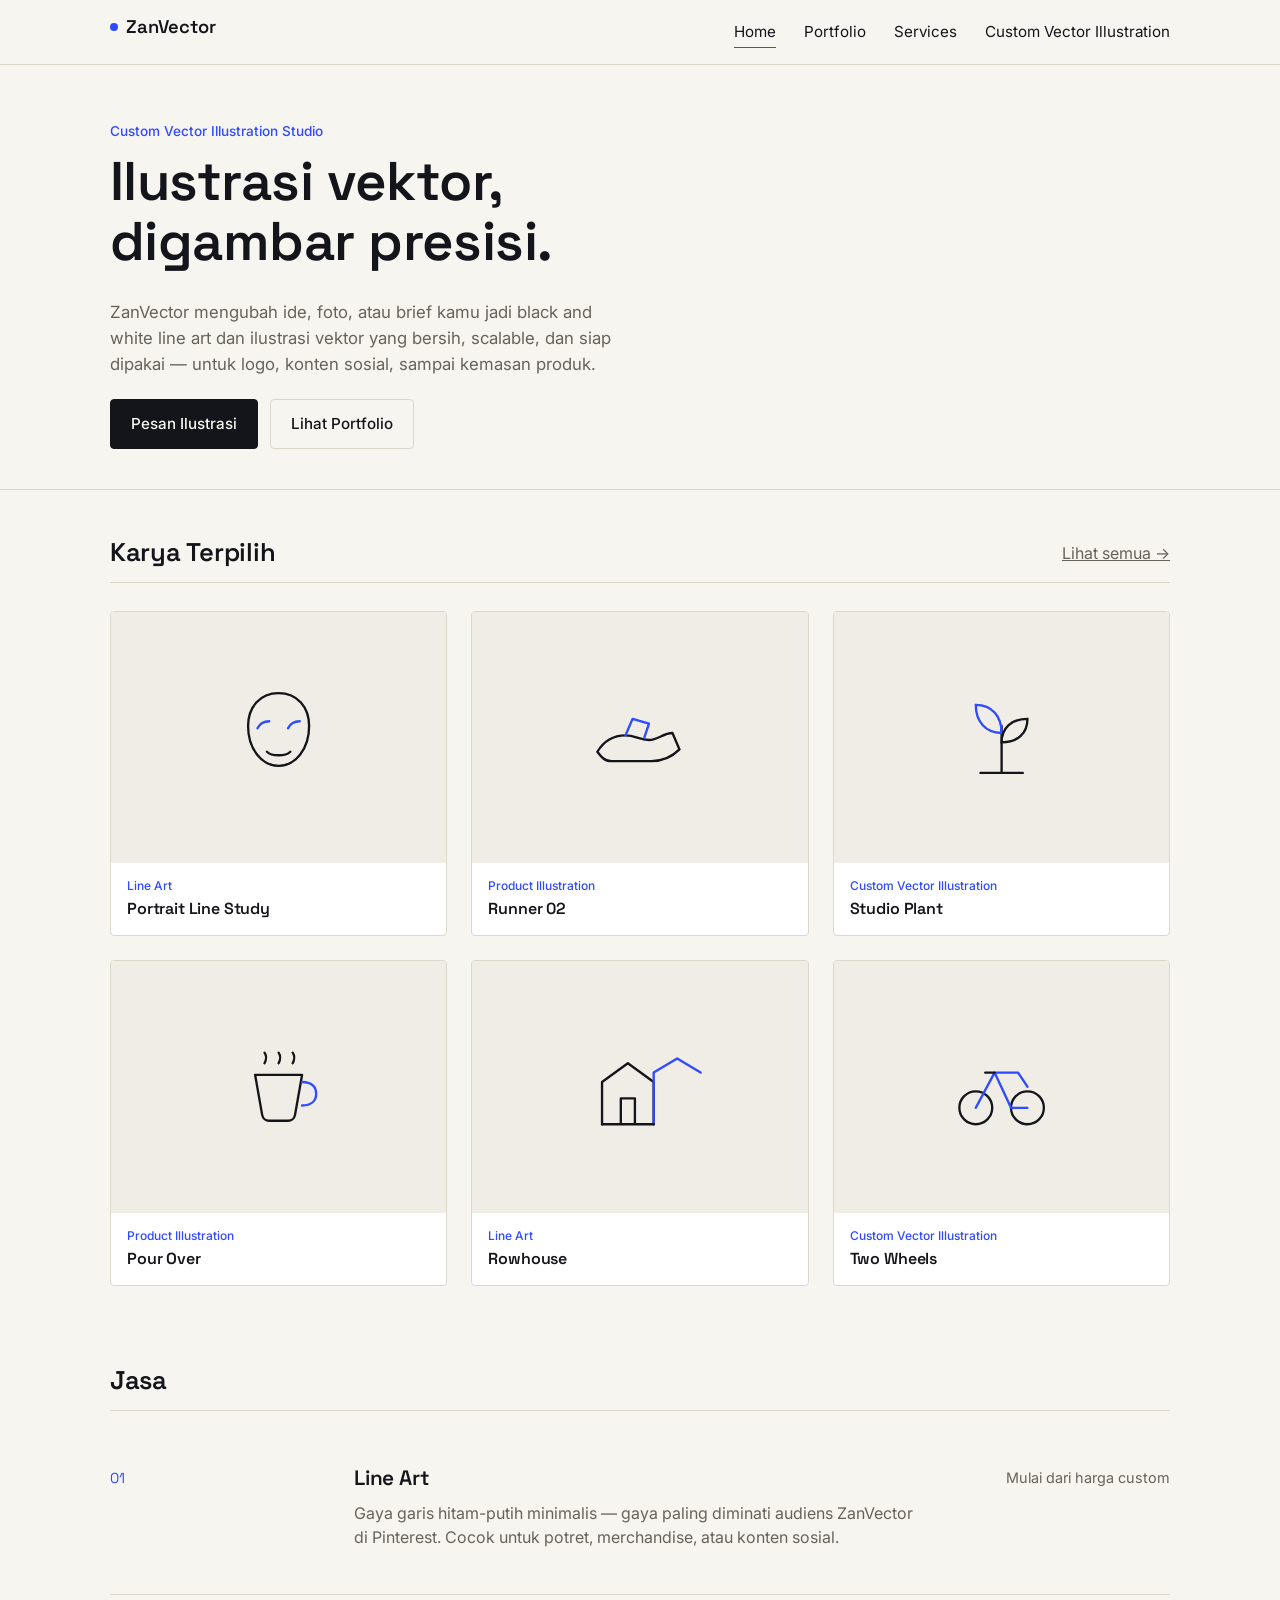
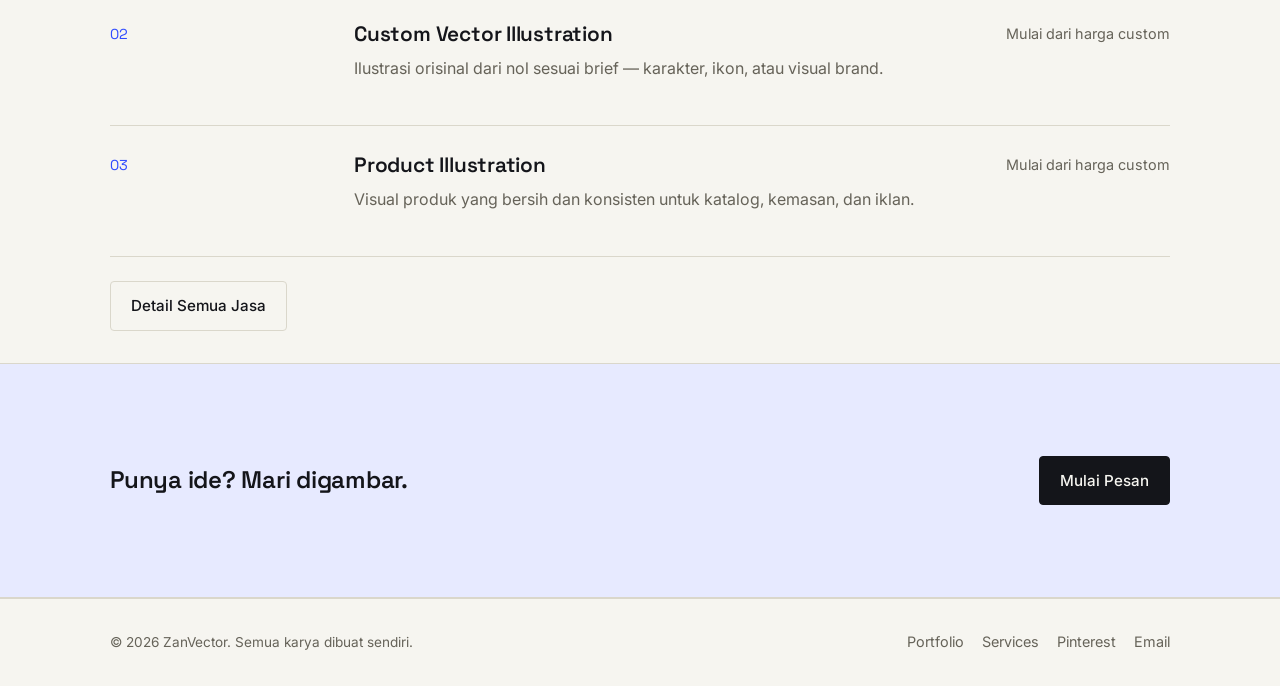
<file: index.html>
<!doctype html>
<html lang="id">
<head>
<meta charset="UTF-8">
<meta name="viewport" content="width=device-width, initial-scale=1">
<title>ZanVector — Custom Vector Illustration</title>
<meta name="description" content="ZanVector membuat black and white line art, ilustrasi vektor custom, dan product illustration yang presisi dan siap pakai untuk brand, produk, dan konten digital kamu.">
<link rel="canonical" href="https://dezanhamdani.github.io/zanvector/">
<meta property="og:type" content="website">
<meta property="og:title" content="ZanVector — Custom Vector Illustration">
<meta property="og:description" content="Black and white line art, ilustrasi vektor custom, dan product illustration yang presisi dan siap pakai.">
<meta property="og:url" content="https://dezanhamdani.github.io/zanvector/">
<link rel="icon" href="data:,">
<link rel="preconnect" href="https://fonts.googleapis.com">
<link rel="preconnect" href="https://fonts.gstatic.com" crossorigin>
<link href="https://fonts.googleapis.com/css2?family=Space+Grotesk:wght@500;600;700&family=Inter:wght@400;500;600&display=swap" rel="stylesheet">
<link rel="stylesheet" href="css/style.css">
</head>
<body>

<header class="site-header">
  <div class="wrap">
    <a href="./" class="brand"><span class="dot"></span>ZanVector</a>
    <nav class="primary">
      <a href="./" aria-current="page">Home</a>
      <a href="portfolio/">Portfolio</a>
      <a href="services/">Services</a>
      <a href="custom-vector-illustration/">Custom Vector Illustration</a>
    </nav>
    <button class="menu-btn" aria-label="Buka menu" aria-expanded="false">
      <svg viewBox="0 0 24 24" fill="none" stroke="currentColor" stroke-width="2"><path d="M3 6h18M3 12h18M3 18h18"/></svg>
    </button>
  </div>
  <nav class="mobile">
    <a href="./">Home</a>
    <a href="portfolio/">Portfolio</a>
    <a href="services/">Services</a>
    <a href="custom-vector-illustration/">Custom Vector Illustration</a>
  </nav>
</header>

<main>

  <section class="hero">
    <div class="wrap">
      <div class="kicker">Custom Vector Illustration Studio</div>
      <h1>Ilustrasi vektor, digambar presisi.</h1>
      <p class="lead">ZanVector mengubah ide, foto, atau brief kamu jadi black and white line art dan ilustrasi vektor yang bersih, scalable, dan siap dipakai — untuk logo, konten sosial, sampai kemasan produk.</p>
      <div class="hero-actions">
        <a href="custom-vector-illustration/" class="btn primary">Pesan Ilustrasi</a>
        <a href="portfolio/" class="btn ghost">Lihat Portfolio</a>
      </div>
    </div>
  </section>

  <section>
    <div class="wrap">
      <div class="section-head">
        <h2>Karya Terpilih</h2>
        <a href="portfolio/" class="muted">Lihat semua &rarr;</a>
      </div>
      <div class="grid" id="home-portfolio"></div>
    </div>
  </section>

  <section class="tight">
    <div class="wrap">
      <div class="section-head"><h2>Jasa</h2></div>
      <div class="service-row">
        <div class="num">01</div>
        <div><h3>Line Art</h3><p class="desc muted">Gaya garis hitam-putih minimalis — gaya paling diminati audiens ZanVector di Pinterest. Cocok untuk potret, merchandise, atau konten sosial.</p></div>
        <div class="price">Mulai dari harga custom</div>
      </div>
      <div class="service-row">
        <div class="num">02</div>
        <div><h3>Custom Vector Illustration</h3><p class="desc muted">Ilustrasi orisinal dari nol sesuai brief — karakter, ikon, atau visual brand.</p></div>
        <div class="price">Mulai dari harga custom</div>
      </div>
      <div class="service-row">
        <div class="num">03</div>
        <div><h3>Product Illustration</h3><p class="desc muted">Visual produk yang bersih dan konsisten untuk katalog, kemasan, dan iklan.</p></div>
        <div class="price">Mulai dari harga custom</div>
      </div>
      <div style="margin-top:24px">
        <a href="services/" class="btn ghost">Detail Semua Jasa</a>
      </div>
    </div>
  </section>

</main>

<section class="cta-band">
  <div class="wrap">
    <h2>Punya ide? Mari digambar.</h2>
    <a href="custom-vector-illustration/" class="btn primary">Mulai Pesan</a>
  </div>
</section>

<footer>
  <div class="wrap">
    <div class="copy">&copy; 2026 ZanVector. Semua karya dibuat sendiri.</div>
    <div class="links">
      <a href="portfolio/">Portfolio</a>
      <a href="services/">Services</a>
      <a href="https://id.pinterest.com/ZanDesignz/" target="_blank" rel="noopener">Pinterest</a>
      <a href="mailto:hello@zanvector.com">Email</a>
    </div>
  </div>
</footer>

<script>window.ZV_ROOT = '';</script>
<script src="js/main.js"></script>
<script src="js/portfolio-data.js"></script>
<script type="application/ld+json">
{
  "@context": "https://schema.org",
  "@type": "Organization",
  "name": "ZanVector",
  "url": "https://dezanhamdani.github.io/zanvector/",
  "description": "Studio ilustrasi vektor custom — Custom Vector Illustration, Line Art, dan Product Illustration.",
  "sameAs": [
    "https://id.pinterest.com/ZanDesignz/",
    "https://www.fiverr.com/sellers/dezangamdani_",
    "https://stock.adobe.com/id/contributor/212397087/Dezan"
  ]
}
</script>
<script>
  // Render up to 6 preview pieces on the homepage from the shared dataset.
  var target = document.getElementById('home-portfolio');
  ZANVECTOR_WORKS.slice(0, 6).forEach(function (w) {
    target.insertAdjacentHTML('beforeend', renderCard(w));
  });
</script>
</body>
</html>
</file>
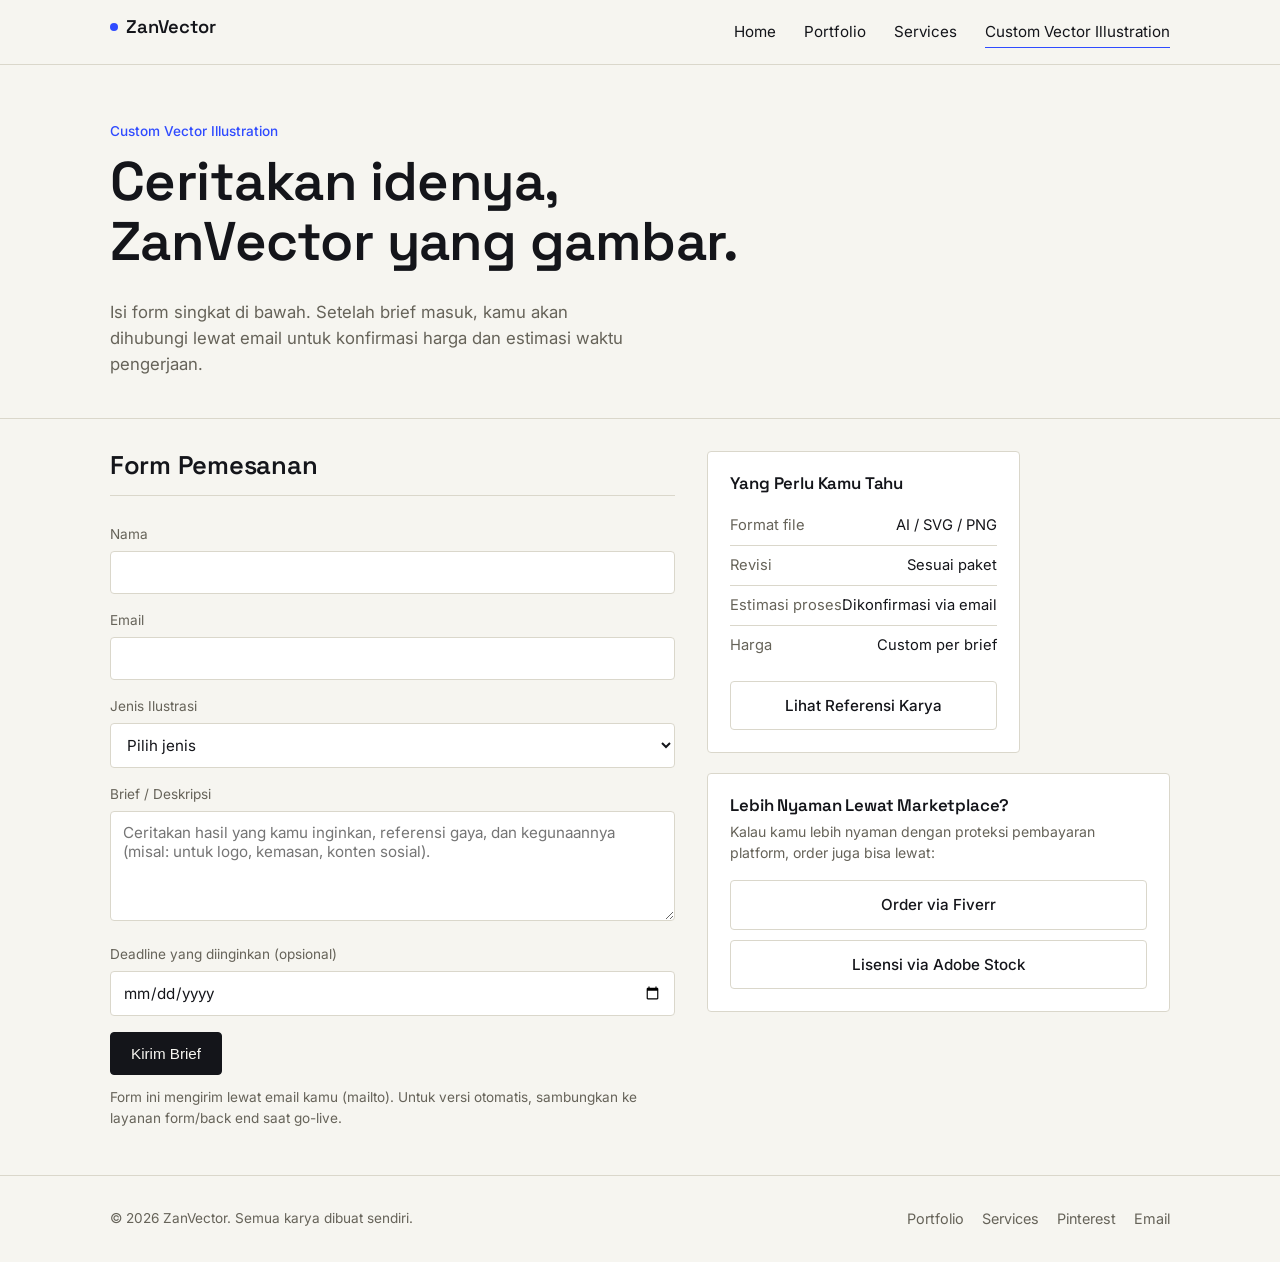
<file: custom-vector-illustration/index.html>
<!doctype html>
<html lang="id">
<head>
<meta charset="UTF-8">
<meta name="viewport" content="width=device-width, initial-scale=1">
<title>Custom Vector Illustration — ZanVector</title>
<meta name="description" content="Pesan ilustrasi vektor custom sesuai brief kamu. Proses jelas, revisi transparan, file akhir siap pakai untuk digital maupun cetak.">
<link rel="canonical" href="https://dezanhamdani.github.io/zanvector/custom-vector-illustration/">
<meta property="og:type" content="website">
<meta property="og:title" content="Custom Vector Illustration — ZanVector">
<meta property="og:description" content="Pesan ilustrasi vektor custom sesuai brief kamu. Proses jelas, revisi transparan.">
<meta property="og:url" content="https://dezanhamdani.github.io/zanvector/custom-vector-illustration/">
<link rel="icon" href="data:,">
<link rel="preconnect" href="https://fonts.googleapis.com">
<link rel="preconnect" href="https://fonts.gstatic.com" crossorigin>
<link href="https://fonts.googleapis.com/css2?family=Space+Grotesk:wght@500;600;700&family=Inter:wght@400;500;600&display=swap" rel="stylesheet">
<link rel="stylesheet" href="../css/style.css">
<style>
  .order{ display:grid; gap:32px; grid-template-columns:1fr; }
  @media (min-width:860px){ .order{ grid-template-columns:1.1fr .9fr; } }
  .field{ margin-bottom:16px; }
  .field label{ display:block; font-size:.85rem; margin-bottom:6px; color:var(--muted); }
  .field input, .field select, .field textarea{
    width:100%; padding:11px 12px; border:1px solid var(--line); border-radius:var(--radius);
    font-family:inherit; font-size:.95rem; background:#fff; color:var(--ink);
  }
  .field textarea{ min-height:110px; resize:vertical; }
  .summary{
    border:1px solid var(--line); border-radius:var(--radius); padding:22px; background:#fff;
    align-self:start; position:sticky; top:88px;
  }
  .summary .row{ display:flex; justify-content:space-between; padding:8px 0; border-bottom:1px solid var(--line); font-size:.92rem; }
  .summary .row:last-of-type{ border-bottom:none; }
</style>
</head>
<body>

<header class="site-header">
  <div class="wrap">
    <a href="../" class="brand"><span class="dot"></span>ZanVector</a>
    <nav class="primary">
      <a href="../">Home</a>
      <a href="../portfolio/">Portfolio</a>
      <a href="../services/">Services</a>
      <a href="../custom-vector-illustration/" aria-current="page">Custom Vector Illustration</a>
    </nav>
    <button class="menu-btn" aria-label="Buka menu" aria-expanded="false">
      <svg viewBox="0 0 24 24" fill="none" stroke="currentColor" stroke-width="2"><path d="M3 6h18M3 12h18M3 18h18"/></svg>
    </button>
  </div>
  <nav class="mobile">
    <a href="../">Home</a>
    <a href="../portfolio/">Portfolio</a>
    <a href="../services/">Services</a>
    <a href="../custom-vector-illustration/">Custom Vector Illustration</a>
  </nav>
</header>

<main>
  <section class="hero" style="padding-bottom:24px">
    <div class="wrap">
      <div class="kicker">Custom Vector Illustration</div>
      <h1 style="max-width:18ch">Ceritakan idenya, ZanVector yang gambar.</h1>
      <p class="lead">Isi form singkat di bawah. Setelah brief masuk, kamu akan dihubungi lewat email untuk konfirmasi harga dan estimasi waktu pengerjaan.</p>
    </div>
  </section>

  <section class="tight">
    <div class="wrap order">

      <div>
        <div class="section-head"><h2>Form Pemesanan</h2></div>
        <form id="order-form">
          <div class="field">
            <label for="name">Nama</label>
            <input id="name" name="name" type="text" required>
          </div>
          <div class="field">
            <label for="email">Email</label>
            <input id="email" name="email" type="email" required>
          </div>
          <div class="field">
            <label for="type">Jenis Ilustrasi</label>
            <select id="type" name="type" required>
              <option value="">Pilih jenis</option>
              <option>Custom Vector Illustration</option>
              <option>Line Art</option>
              <option>Product Illustration</option>
            </select>
          </div>
          <div class="field">
            <label for="brief">Brief / Deskripsi</label>
            <textarea id="brief" name="brief" placeholder="Ceritakan hasil yang kamu inginkan, referensi gaya, dan kegunaannya (misal: untuk logo, kemasan, konten sosial)." required></textarea>
          </div>
          <div class="field">
            <label for="deadline">Deadline yang diinginkan (opsional)</label>
            <input id="deadline" name="deadline" type="date">
          </div>
          <button type="submit" class="btn primary">Kirim Brief</button>
          <p class="muted" id="form-note" style="margin-top:12px;font-size:.85rem;">Form ini mengirim lewat email kamu (mailto). Untuk versi otomatis, sambungkan ke layanan form/back end saat go-live.</p>
        </form>
      </div>

      <div style="display:flex;flex-direction:column;gap:20px">
        <aside class="summary">
          <h3 style="margin-bottom:14px;font-size:1.05rem">Yang Perlu Kamu Tahu</h3>
          <div class="row"><span class="muted">Format file</span><span>AI / SVG / PNG</span></div>
          <div class="row"><span class="muted">Revisi</span><span>Sesuai paket</span></div>
          <div class="row"><span class="muted">Estimasi proses</span><span>Dikonfirmasi via email</span></div>
          <div class="row"><span class="muted">Harga</span><span>Custom per brief</span></div>
          <a href="../portfolio/" class="btn ghost" style="width:100%;justify-content:center;margin-top:16px">Lihat Referensi Karya</a>
        </aside>

        <aside class="summary">
          <h3 style="margin-bottom:6px;font-size:1.05rem">Lebih Nyaman Lewat Marketplace?</h3>
          <p class="muted" style="font-size:.88rem;margin-bottom:16px">Kalau kamu lebih nyaman dengan proteksi pembayaran platform, order juga bisa lewat:</p>
          <a href="https://www.fiverr.com/sellers/dezangamdani_" target="_blank" rel="noopener" class="btn ghost" style="width:100%;justify-content:center;margin-bottom:10px">Order via Fiverr</a>
          <a href="https://stock.adobe.com/id/contributor/212397087/Dezan" target="_blank" rel="noopener" class="btn ghost" style="width:100%;justify-content:center">Lisensi via Adobe Stock</a>
        </aside>
      </div>

    </div>
  </section>
</main>

<footer>
  <div class="wrap">
    <div class="copy">&copy; 2026 ZanVector. Semua karya dibuat sendiri.</div>
    <div class="links">
      <a href="../portfolio/">Portfolio</a>
      <a href="../services/">Services</a>
      <a href="https://id.pinterest.com/ZanDesignz/" target="_blank" rel="noopener">Pinterest</a>
      <a href="mailto:hello@zanvector.com">Email</a>
    </div>
  </div>
</footer>

<script src="../js/main.js"></script>
<script>
  // Sederhana: buka email client berisi ringkasan brief.
  // Nanti tinggal ganti dengan fetch() ke endpoint/form service sungguhan.
  document.getElementById('order-form').addEventListener('submit', function (e) {
    e.preventDefault();
    var f = new FormData(e.target);
    var body = [
      'Nama: ' + f.get('name'),
      'Email: ' + f.get('email'),
      'Jenis: ' + f.get('type'),
      'Deadline: ' + (f.get('deadline') || '-'),
      '',
      'Brief:',
      f.get('brief')
    ].join('\n');
    window.location.href = 'mailto:hello@zanvector.com?subject=' +
      encodeURIComponent('Brief Ilustrasi — ' + f.get('name')) +
      '&body=' + encodeURIComponent(body);
  });
</script>
</body>
</html>
</file>
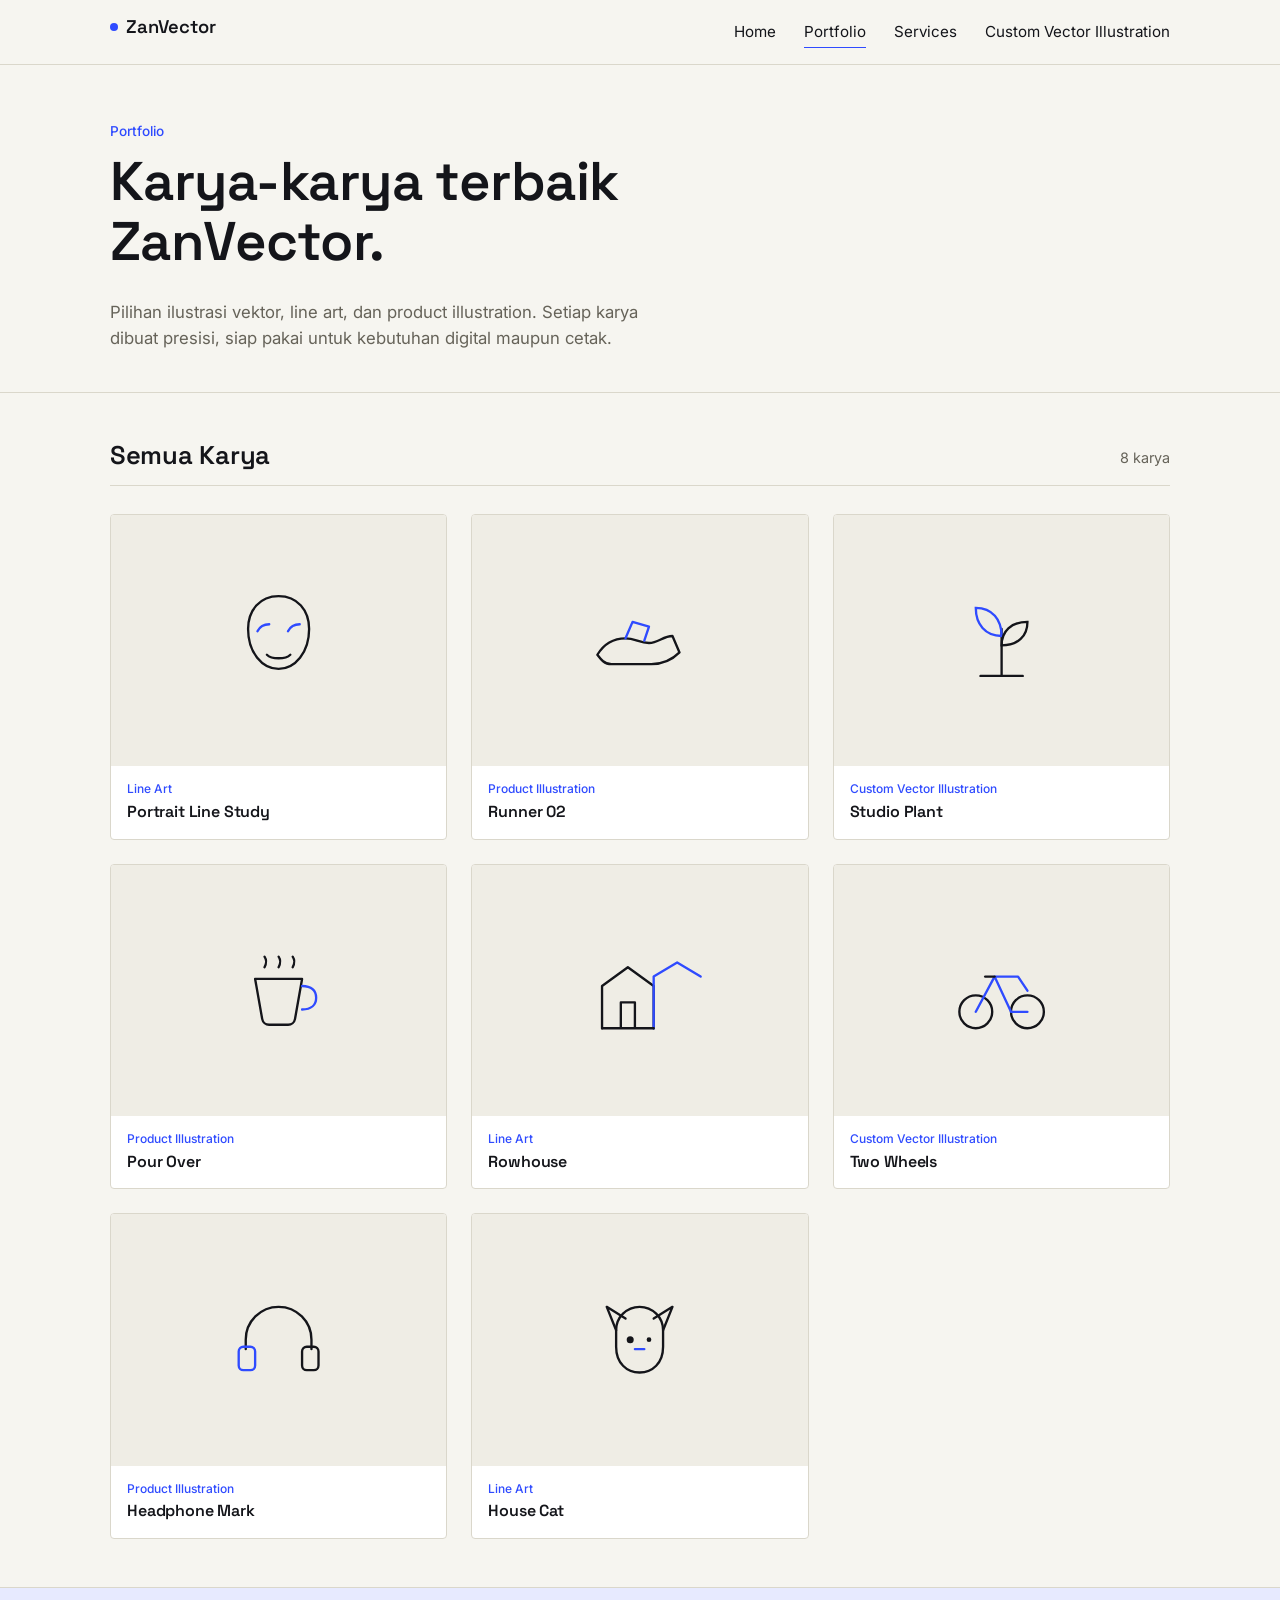
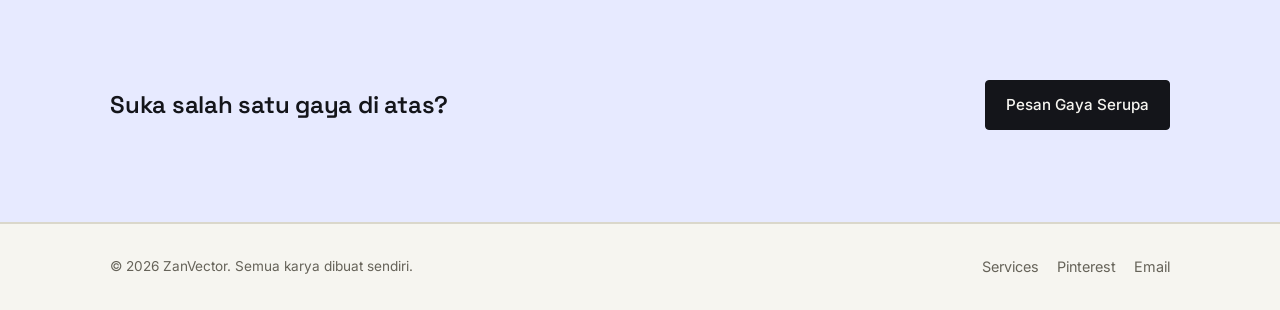
<file: portfolio/index.html>
<!doctype html>
<html lang="id">
<head>
<meta charset="UTF-8">
<meta name="viewport" content="width=device-width, initial-scale=1">
<title>Portfolio — ZanVector</title>
<meta name="description" content="Kumpulan karya ilustrasi vektor, line art, dan product illustration terbaik dari ZanVector.">
<link rel="canonical" href="https://dezanhamdani.github.io/zanvector/portfolio/">
<meta property="og:type" content="website">
<meta property="og:title" content="Portfolio — ZanVector">
<meta property="og:description" content="Kumpulan karya ilustrasi vektor, line art, dan product illustration terbaik dari ZanVector.">
<meta property="og:url" content="https://dezanhamdani.github.io/zanvector/portfolio/">
<link rel="icon" href="data:,">
<link rel="preconnect" href="https://fonts.googleapis.com">
<link rel="preconnect" href="https://fonts.gstatic.com" crossorigin>
<link href="https://fonts.googleapis.com/css2?family=Space+Grotesk:wght@500;600;700&family=Inter:wght@400;500;600&display=swap" rel="stylesheet">
<link rel="stylesheet" href="../css/style.css">
</head>
<body>

<header class="site-header">
  <div class="wrap">
    <a href="../" class="brand"><span class="dot"></span>ZanVector</a>
    <nav class="primary">
      <a href="../">Home</a>
      <a href="../portfolio/" aria-current="page">Portfolio</a>
      <a href="../services/">Services</a>
      <a href="../custom-vector-illustration/">Custom Vector Illustration</a>
    </nav>
    <button class="menu-btn" aria-label="Buka menu" aria-expanded="false">
      <svg viewBox="0 0 24 24" fill="none" stroke="currentColor" stroke-width="2"><path d="M3 6h18M3 12h18M3 18h18"/></svg>
    </button>
  </div>
  <nav class="mobile">
    <a href="../">Home</a>
    <a href="../portfolio/">Portfolio</a>
    <a href="../services/">Services</a>
    <a href="../custom-vector-illustration/">Custom Vector Illustration</a>
  </nav>
</header>

<main>
  <section class="hero" style="padding-bottom:24px">
    <div class="wrap">
      <div class="kicker">Portfolio</div>
      <h1 style="max-width:20ch">Karya-karya terbaik ZanVector.</h1>
      <p class="lead">Pilihan ilustrasi vektor, line art, dan product illustration. Setiap karya dibuat presisi, siap pakai untuk kebutuhan digital maupun cetak.</p>
    </div>
  </section>

  <section>
    <div class="wrap">
      <div class="section-head">
        <h2>Semua Karya</h2>
        <span class="count" id="work-count"></span>
      </div>
      <div class="grid" id="all-portfolio"></div>
    </div>
  </section>
</main>

<section class="cta-band">
  <div class="wrap">
    <h2>Suka salah satu gaya di atas?</h2>
    <a href="../custom-vector-illustration/" class="btn primary">Pesan Gaya Serupa</a>
  </div>
</section>

<footer>
  <div class="wrap">
    <div class="copy">&copy; 2026 ZanVector. Semua karya dibuat sendiri.</div>
    <div class="links">
      <a href="../services/">Services</a>
      <a href="https://id.pinterest.com/ZanDesignz/" target="_blank" rel="noopener">Pinterest</a>
      <a href="mailto:hello@zanvector.com">Email</a>
    </div>
  </div>
</footer>

<script>window.ZV_ROOT = '../';</script>
<script src="../js/main.js"></script>
<script src="../js/portfolio-data.js"></script>
<script>
  var target = document.getElementById('all-portfolio');
  ZANVECTOR_WORKS.forEach(function (w) { target.insertAdjacentHTML('beforeend', renderCard(w)); });
  document.getElementById('work-count').textContent = ZANVECTOR_WORKS.length + ' karya';
</script>
</body>
</html>
</file>
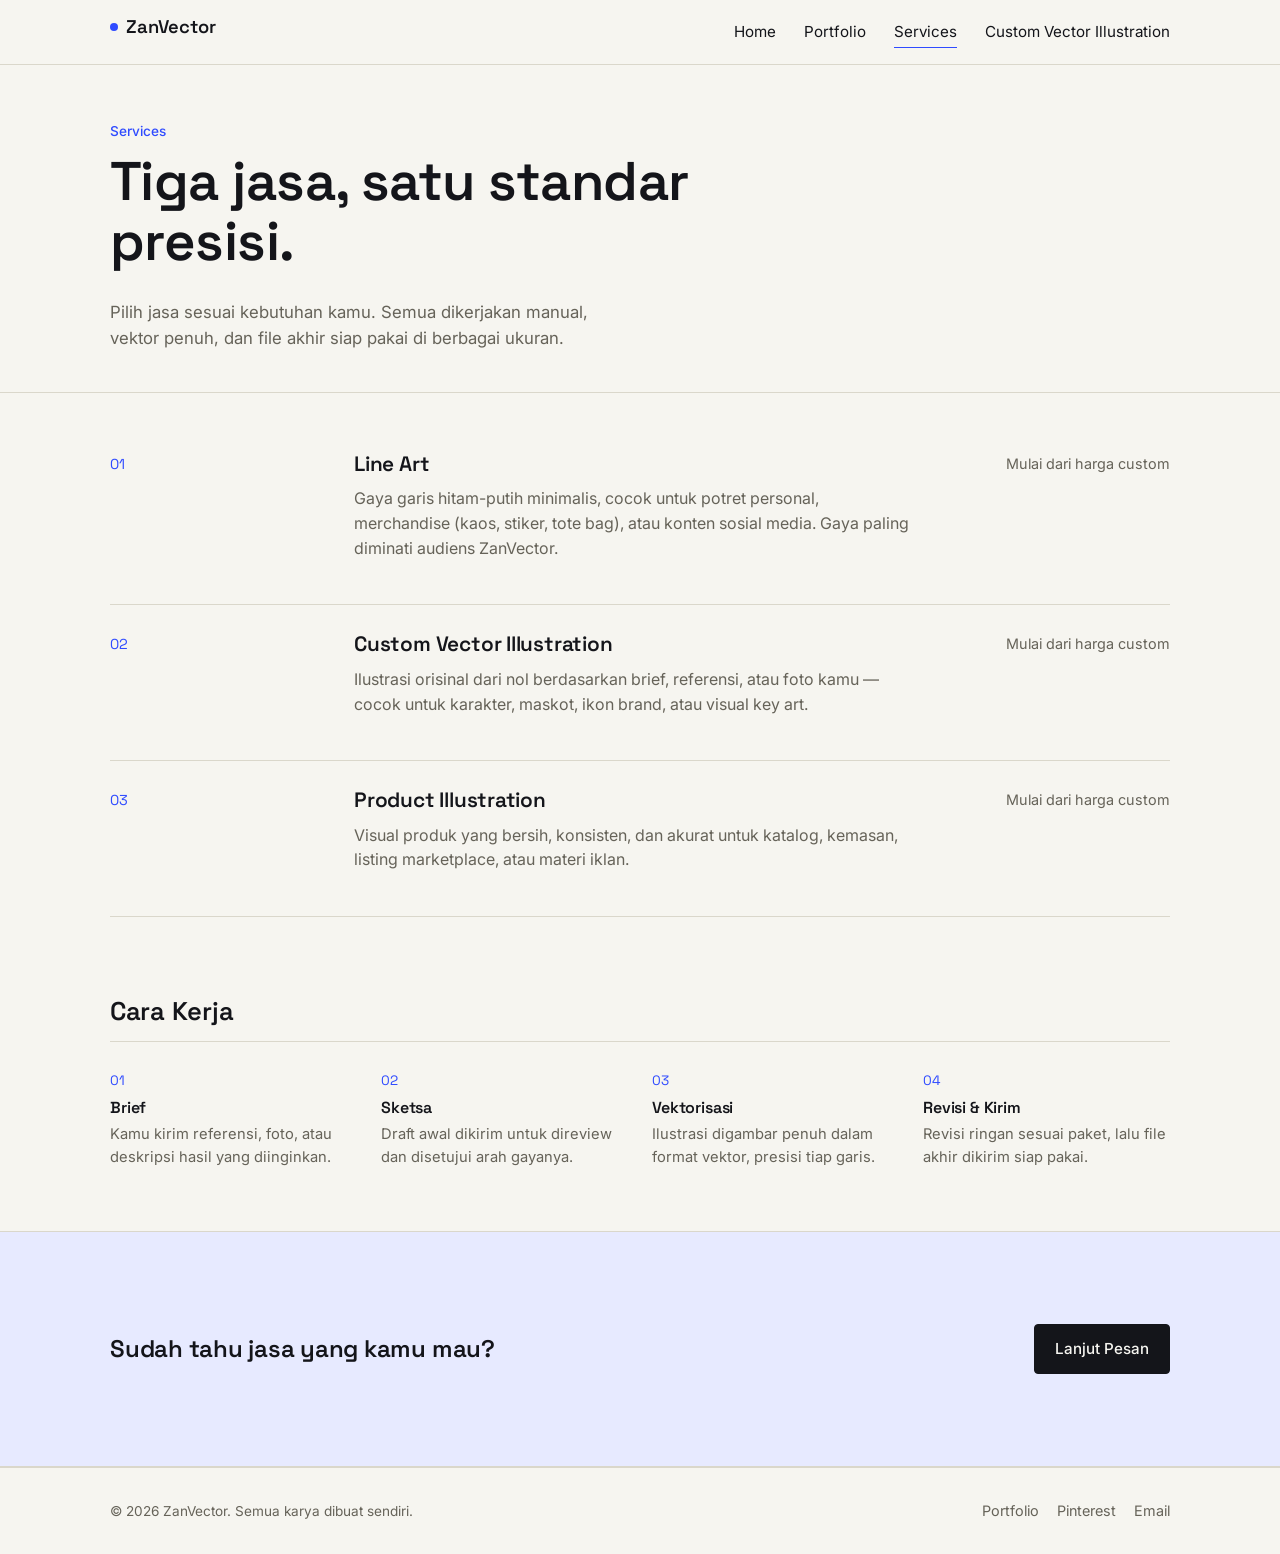
<file: services/index.html>
<!doctype html>
<html lang="id">
<head>
<meta charset="UTF-8">
<meta name="viewport" content="width=device-width, initial-scale=1">
<title>Services — ZanVector</title>
<meta name="description" content="Tiga jasa utama ZanVector: Custom Vector Illustration, Line Art, dan Product Illustration. Lihat proses kerja dan cara pesan.">
<link rel="canonical" href="https://dezanhamdani.github.io/zanvector/services/">
<meta property="og:type" content="website">
<meta property="og:title" content="Services — ZanVector">
<meta property="og:description" content="Tiga jasa utama ZanVector: Custom Vector Illustration, Line Art, dan Product Illustration.">
<meta property="og:url" content="https://dezanhamdani.github.io/zanvector/services/">
<link rel="icon" href="data:,">
<link rel="preconnect" href="https://fonts.googleapis.com">
<link rel="preconnect" href="https://fonts.gstatic.com" crossorigin>
<link href="https://fonts.googleapis.com/css2?family=Space+Grotesk:wght@500;600;700&family=Inter:wght@400;500;600&display=swap" rel="stylesheet">
<link rel="stylesheet" href="../css/style.css">
</head>
<body>

<header class="site-header">
  <div class="wrap">
    <a href="../" class="brand"><span class="dot"></span>ZanVector</a>
    <nav class="primary">
      <a href="../">Home</a>
      <a href="../portfolio/">Portfolio</a>
      <a href="../services/" aria-current="page">Services</a>
      <a href="../custom-vector-illustration/">Custom Vector Illustration</a>
    </nav>
    <button class="menu-btn" aria-label="Buka menu" aria-expanded="false">
      <svg viewBox="0 0 24 24" fill="none" stroke="currentColor" stroke-width="2"><path d="M3 6h18M3 12h18M3 18h18"/></svg>
    </button>
  </div>
  <nav class="mobile">
    <a href="../">Home</a>
    <a href="../portfolio/">Portfolio</a>
    <a href="../services/">Services</a>
    <a href="../custom-vector-illustration/">Custom Vector Illustration</a>
  </nav>
</header>

<main>
  <section class="hero" style="padding-bottom:24px">
    <div class="wrap">
      <div class="kicker">Services</div>
      <h1 style="max-width:18ch">Tiga jasa, satu standar presisi.</h1>
      <p class="lead">Pilih jasa sesuai kebutuhan kamu. Semua dikerjakan manual, vektor penuh, dan file akhir siap pakai di berbagai ukuran.</p>
    </div>
  </section>

  <section class="tight">
    <div class="wrap">

      <div class="service-row">
        <div class="num">01</div>
        <div>
          <h3>Line Art</h3>
          <p class="desc muted">Gaya garis hitam-putih minimalis, cocok untuk potret personal, merchandise (kaos, stiker, tote bag), atau konten sosial media. Gaya paling diminati audiens ZanVector.</p>
        </div>
        <div class="price">Mulai dari harga custom</div>
      </div>

      <div class="service-row">
        <div class="num">02</div>
        <div>
          <h3>Custom Vector Illustration</h3>
          <p class="desc muted">Ilustrasi orisinal dari nol berdasarkan brief, referensi, atau foto kamu — cocok untuk karakter, maskot, ikon brand, atau visual key art.</p>
        </div>
        <div class="price">Mulai dari harga custom</div>
      </div>

      <div class="service-row">
        <div class="num">03</div>
        <div>
          <h3>Product Illustration</h3>
          <p class="desc muted">Visual produk yang bersih, konsisten, dan akurat untuk katalog, kemasan, listing marketplace, atau materi iklan.</p>
        </div>
        <div class="price">Mulai dari harga custom</div>
      </div>

    </div>
  </section>

  <section>
    <div class="wrap">
      <div class="section-head"><h2>Cara Kerja</h2></div>
      <div class="steps">
        <div class="step"><div class="num">01</div><h3>Brief</h3><p>Kamu kirim referensi, foto, atau deskripsi hasil yang diinginkan.</p></div>
        <div class="step"><div class="num">02</div><h3>Sketsa</h3><p>Draft awal dikirim untuk direview dan disetujui arah gayanya.</p></div>
        <div class="step"><div class="num">03</div><h3>Vektorisasi</h3><p>Ilustrasi digambar penuh dalam format vektor, presisi tiap garis.</p></div>
        <div class="step"><div class="num">04</div><h3>Revisi &amp; Kirim</h3><p>Revisi ringan sesuai paket, lalu file akhir dikirim siap pakai.</p></div>
      </div>
    </div>
  </section>
</main>

<section class="cta-band">
  <div class="wrap">
    <h2>Sudah tahu jasa yang kamu mau?</h2>
    <a href="../custom-vector-illustration/" class="btn primary">Lanjut Pesan</a>
  </div>
</section>

<footer>
  <div class="wrap">
    <div class="copy">&copy; 2026 ZanVector. Semua karya dibuat sendiri.</div>
    <div class="links">
      <a href="../portfolio/">Portfolio</a>
      <a href="https://id.pinterest.com/ZanDesignz/" target="_blank" rel="noopener">Pinterest</a>
      <a href="mailto:hello@zanvector.com">Email</a>
    </div>
  </div>
</footer>

<script src="../js/main.js"></script>
</body>
</html>
</file>
<file: css/style.css>
/* ZanVector — shared styles
   Design: blueprint precision meets warm paper.
   Type: Space Grotesk (headlines, geometric/technical) + Inter (body).
*/

:root{
  --paper:      #F6F5F0;
  --paper-dim:  #EFEDE5;
  --ink:        #14151A;
  --muted:      #666359;
  --accent:     #2F4BFF;
  --accent-soft:#E7EAFF;
  --line:       #DAD7CB;
  --radius:     4px;
  --max:        1100px;
  --gap:        24px;
}

*{ box-sizing:border-box; }
html{ scroll-behavior:smooth; }

body{
  margin:0;
  background:var(--paper);
  color:var(--ink);
  font-family:'Inter', system-ui, -apple-system, sans-serif;
  font-size:16px;
  line-height:1.55;
  -webkit-font-smoothing:antialiased;
}

h1,h2,h3,.brand{
  font-family:'Space Grotesk', 'Inter', sans-serif;
  font-weight:600;
  line-height:1.1;
  margin:0 0 .5em;
  letter-spacing:-0.01em;
}

p{ margin:0 0 1em; max-width:62ch; color:var(--ink); }
.muted{ color:var(--muted); }

a{ color:inherit; }

img,svg{ max-width:100%; display:block; }

.wrap{
  max-width:var(--max);
  margin:0 auto;
  padding:0 20px;
}

/* ---------- Header ---------- */
.site-header{
  border-bottom:1px solid var(--line);
  position:sticky; top:0; z-index:10;
  background:rgba(246,245,240,.92);
  backdrop-filter:blur(6px);
}
.site-header .wrap{
  display:flex; align-items:center; justify-content:space-between;
  height:64px;
}
.brand{
  font-size:1.15rem;
  text-decoration:none;
  display:flex; align-items:center; gap:8px;
}
.brand .dot{
  width:8px; height:8px; border-radius:50%;
  background:var(--accent); flex:none;
}
nav.primary{ display:none; gap:28px; }
nav.primary a{
  text-decoration:none;
  font-size:.95rem;
  color:var(--ink);
  padding:4px 0;
  border-bottom:1px solid transparent;
}
nav.primary a:hover,
nav.primary a[aria-current="page"]{ border-bottom-color:var(--accent); }

.menu-btn{
  display:inline-flex; align-items:center; justify-content:center;
  width:40px; height:40px;
  background:none; border:1px solid var(--line); border-radius:var(--radius);
  cursor:pointer;
}
.menu-btn svg{ width:18px; height:18px; }

nav.mobile{
  display:none;
  flex-direction:column;
  border-bottom:1px solid var(--line);
  background:var(--paper);
}
nav.mobile.open{ display:flex; }
nav.mobile a{
  padding:14px 20px;
  text-decoration:none;
  color:var(--ink);
  border-top:1px solid var(--line);
  font-size:.95rem;
}

@media (min-width:760px){
  nav.primary{ display:flex; }
  .menu-btn{ display:none; }
}

/* ---------- Buttons ---------- */
.btn{
  display:inline-flex; align-items:center; gap:8px;
  padding:12px 20px;
  border-radius:var(--radius);
  text-decoration:none;
  font-size:.95rem;
  font-weight:500;
  border:1px solid var(--ink);
  cursor:pointer;
  background:none;
  color:var(--ink);
}
.btn.primary{ background:var(--ink); color:var(--paper); border-color:var(--ink); }
.btn.primary:hover{ background:var(--accent); border-color:var(--accent); }
.btn.ghost{ border-color:var(--line); }
.btn.ghost:hover{ border-color:var(--ink); }

/* ---------- Hero ---------- */
.hero{
  padding:56px 0 40px;
  border-bottom:1px solid var(--line);
}
.hero .kicker{
  font-size:.85rem;
  color:var(--accent);
  margin-bottom:10px;
  font-weight:500;
}
.hero h1{
  font-size:clamp(2rem, 6vw, 3.4rem);
  max-width:14ch;
}
.hero p.lead{
  font-size:1.05rem;
  color:var(--muted);
  max-width:48ch;
}
.hero-actions{ display:flex; gap:12px; flex-wrap:wrap; margin-top:22px; }
.hero-art{ margin-top:36px; }

/* ---------- Sections ---------- */
section{ padding:48px 0; }
section.tight{ padding:32px 0; }
.section-head{
  display:flex; align-items:flex-end; justify-content:space-between;
  gap:16px; margin-bottom:28px; flex-wrap:wrap;
  border-bottom:1px solid var(--line);
  padding-bottom:16px;
}
.section-head h2{ font-size:1.6rem; margin:0; }
.section-head .count{ color:var(--muted); font-size:.9rem; }

/* ---------- Portfolio grid ---------- */
.grid{
  display:grid;
  grid-template-columns:1fr;
  gap:var(--gap);
}
@media (min-width:640px){
  .grid{ grid-template-columns:repeat(2,1fr); }
}
@media (min-width:960px){
  .grid{ grid-template-columns:repeat(3,1fr); }
}

.card{
  border:1px solid var(--line);
  border-radius:var(--radius);
  overflow:hidden;
  background:#fff;
  text-decoration:none;
  color:var(--ink);
  display:block;
}
.card .frame{
  aspect-ratio:4/3;
  background:var(--paper-dim);
  display:flex; align-items:center; justify-content:center;
  padding:20%;
}
.card .frame svg{ width:100%; height:100%; }
.card .meta{ padding:14px 16px 18px; }
.card .meta .tag{
  font-size:.75rem; color:var(--accent); font-weight:500; margin-bottom:4px;
  display:block;
}
.card .meta h3{ font-size:1rem; margin:0; }

/* ---------- Services list ---------- */
.service-row{
  display:grid;
  grid-template-columns:1fr;
  gap:10px;
  padding:28px 0;
  border-bottom:1px solid var(--line);
}
@media (min-width:760px){
  .service-row{ grid-template-columns:220px 1fr auto; align-items:start; gap:24px; }
}
.service-row .num{ color:var(--accent); font-family:'Space Grotesk',sans-serif; font-size:.9rem; }
.service-row h3{ font-size:1.3rem; }
.service-row .desc{ max-width:56ch; }
.service-row .price{ color:var(--muted); font-size:.9rem; white-space:nowrap; }

/* ---------- Process steps ---------- */
.steps{ display:grid; gap:var(--gap); grid-template-columns:1fr; }
@media (min-width:760px){ .steps{ grid-template-columns:repeat(4,1fr); } }
.step .num{
  font-family:'Space Grotesk',sans-serif;
  color:var(--accent); font-size:.85rem; margin-bottom:8px;
}
.step h3{ font-size:1rem; margin-bottom:6px; }
.step p{ font-size:.92rem; color:var(--muted); }

/* ---------- CTA band ---------- */
.cta-band{
  border-top:1px solid var(--line);
  border-bottom:1px solid var(--line);
  background:var(--accent-soft);
}
.cta-band .wrap{
  padding:44px 20px;
  display:flex; flex-direction:column; gap:16px; align-items:flex-start;
}
@media (min-width:760px){
  .cta-band .wrap{ flex-direction:row; align-items:center; justify-content:space-between; }
}
.cta-band h2{ font-size:1.5rem; margin:0; }

/* ---------- Footer ---------- */
footer{ border-top:1px solid var(--line); padding:32px 0; }
footer .wrap{
  display:flex; flex-direction:column; gap:14px;
}
@media (min-width:640px){
  footer .wrap{ flex-direction:row; justify-content:space-between; align-items:center; }
}
footer .links{ display:flex; gap:18px; }
footer a{ text-decoration:none; font-size:.9rem; color:var(--muted); }
footer a:hover{ color:var(--ink); }
footer .copy{ font-size:.85rem; color:var(--muted); }

/* ---------- Utility ---------- */
.blueprint-bg{
  background-image:
    linear-gradient(var(--line) 1px, transparent 1px),
    linear-gradient(90deg, var(--line) 1px, transparent 1px);
  background-size:28px 28px;
  background-position:center;
  opacity:.5;
}
</file>
